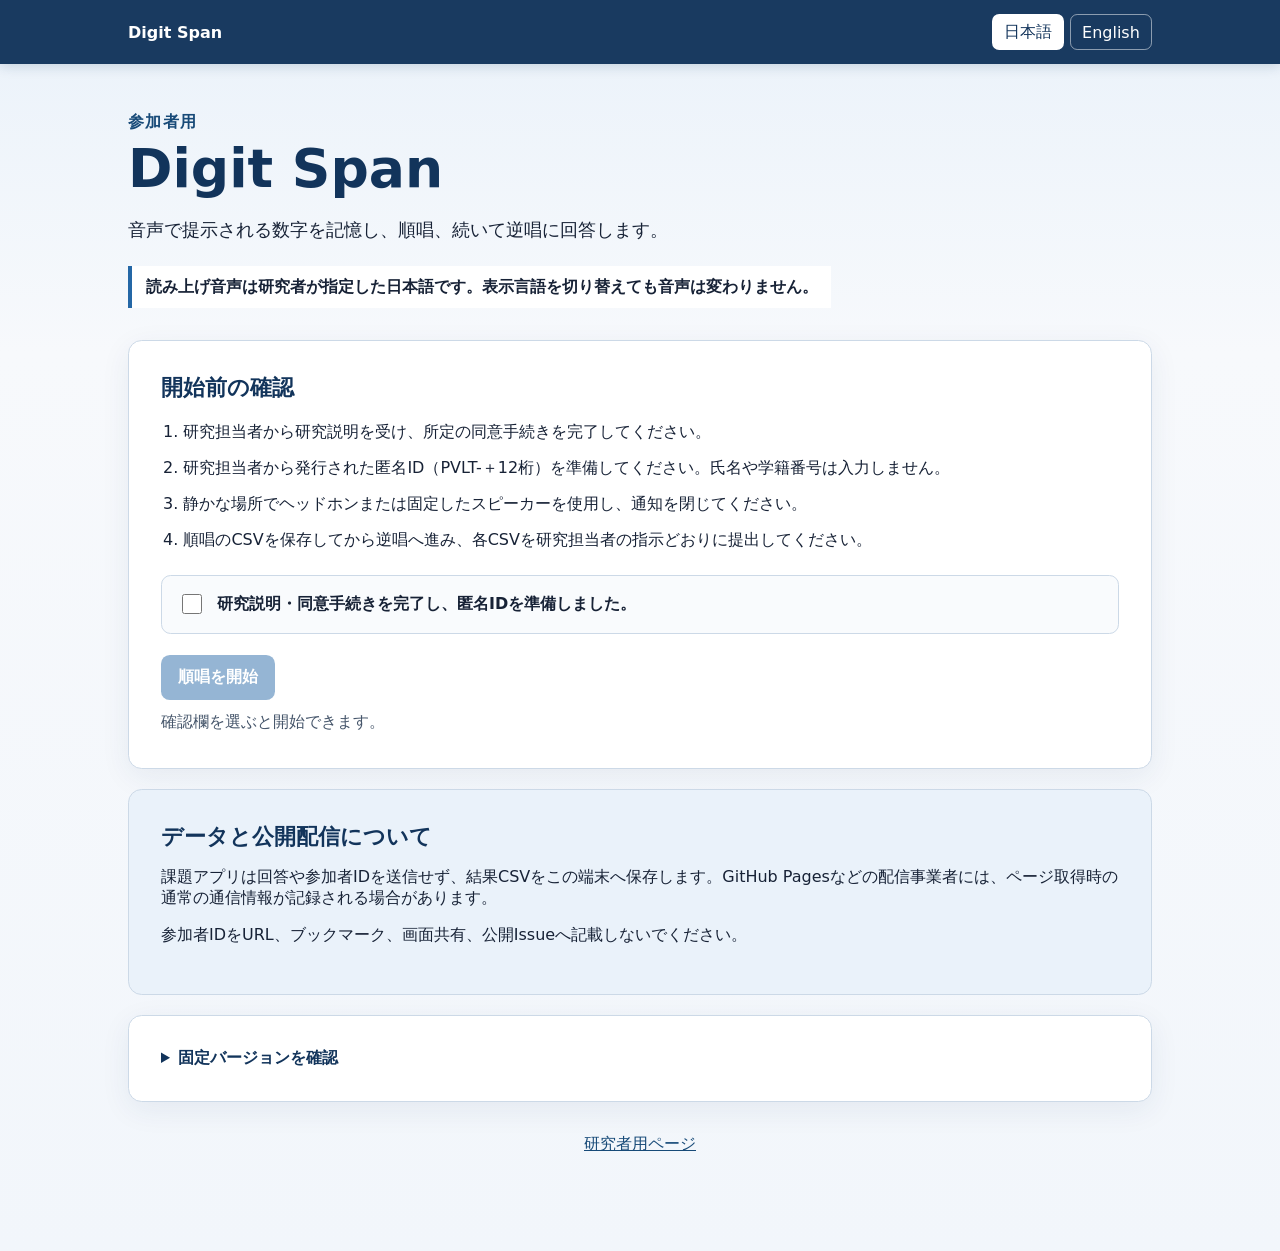
<file: site/index.html>
<!doctype html>
<html lang="ja">
<head>
  <meta charset="utf-8">
  <meta name="viewport" content="width=device-width, initial-scale=1">
  <meta name="color-scheme" content="light">
  <meta name="referrer" content="no-referrer">
  <meta name="robots" content="noindex,nofollow,noarchive">
  <meta http-equiv="Content-Security-Policy" content="default-src 'self'; script-src 'self'; style-src 'self'; media-src 'self'; img-src 'self' data:; connect-src 'none'; object-src 'none'; base-uri 'none'; form-action 'none'; frame-src 'none'; worker-src 'none'">
  <title data-site-i18n="participant.documentTitle">Digit Span 参加者ページ</title>
  <link rel="icon" href="data:image/svg+xml,%3Csvg xmlns='http://www.w3.org/2000/svg' viewBox='0 0 64 64'%3E%3Crect width='64' height='64' rx='14' fill='%230B4A8B'/%3E%3Ctext x='32' y='43' text-anchor='middle' font-size='34' fill='white'%3EDS%3C/text%3E%3C/svg%3E">
  <link rel="stylesheet" href="assets/site.css">
</head>
<body data-site-page="participant">
  <header class="site-toolbar">
    <a class="brand" href="./" data-site-i18n="common.brand">Digit Span</a>
    <div class="language-switcher" role="group" aria-label="Language / 表示言語">
      <button type="button" data-site-language="ja" lang="ja">日本語</button>
      <button type="button" data-site-language="en" lang="en">English</button>
    </div>
  </header>

  <main class="page-shell">
    <section class="hero">
      <p class="eyebrow" data-site-i18n="participant.eyebrow">参加者用</p>
      <h1 data-site-i18n="participant.title">Digit Span</h1>
      <p class="lead" data-site-i18n="participant.lead">音声で提示される数字を記憶し、順唱、続いて逆唱に回答します。</p>
      <p id="selected-spoken-audio" class="callout">読み上げ音声は研究者が指定した言語に固定されています。</p>
    </section>

    <section class="card" aria-labelledby="before-title">
      <h2 id="before-title" data-site-i18n="participant.beforeTitle">開始前の確認</h2>
      <ol class="steps">
        <li data-site-i18n="participant.stepConsent">研究担当者から研究説明を受け、所定の同意手続きを完了してください。</li>
        <li data-site-i18n="participant.stepId">研究担当者から発行された匿名ID（PVLT-＋12桁）を準備してください。氏名や学籍番号は入力しません。</li>
        <li data-site-i18n="participant.stepAudio">静かな場所でヘッドホンまたは固定したスピーカーを使用し、通知を閉じてください。</li>
        <li data-site-i18n="participant.stepOrder">順唱のCSVを保存してから逆唱へ進み、各CSVを研究担当者の指示どおりに提出してください。</li>
      </ol>
      <label class="confirm-row">
        <input id="readiness-confirm" type="checkbox">
        <span data-site-i18n="participant.confirm">研究説明・同意手続きを完了し、匿名IDを準備しました。</span>
      </label>
      <div class="actions">
        <a id="start-forward" class="button primary is-disabled" href="web-forward/" aria-disabled="true" data-site-i18n="participant.start">順唱を開始</a>
      </div>
      <p id="start-help" class="status" role="status" aria-live="polite" data-site-i18n="participant.startHelp">確認欄を選ぶと開始できます。</p>
    </section>

    <section class="card muted-card" aria-labelledby="privacy-title">
      <h2 id="privacy-title" data-site-i18n="participant.privacyTitle">データと公開配信について</h2>
      <p data-site-i18n="participant.privacy">課題アプリは回答や参加者IDを送信せず、結果CSVをこの端末へ保存します。GitHub Pagesなどの配信事業者には、ページ取得時の通常の通信情報が記録される場合があります。</p>
      <p data-site-i18n="participant.noIdUrl">参加者IDをURL、ブックマーク、画面共有、公開Issueへ記載しないでください。</p>
    </section>

    <details class="card protocol-card">
      <summary data-site-i18n="participant.versionSummary">固定バージョンを確認</summary>
      <dl class="version-grid">
        <div><dt>Release</dt><dd data-site-version="release"></dd></div>
        <div><dt>Protocol</dt><dd data-site-version="protocol"></dd></div>
        <div><dt>Forward task</dt><dd data-site-version="forward"></dd></div>
        <div><dt>Backward task</dt><dd data-site-version="backward"></dd></div>
        <div><dt>Audio</dt><dd data-site-version="audio"></dd></div>
        <div><dt>Timing</dt><dd data-site-version="timing"></dd></div>
      </dl>
    </details>

    <p class="researcher-entry"><a href="researcher/" data-site-i18n="participant.researcherLink">研究者用ページ</a></p>
  </main>

  <script src="assets/site.js"></script>
</body>
</html>
</file>
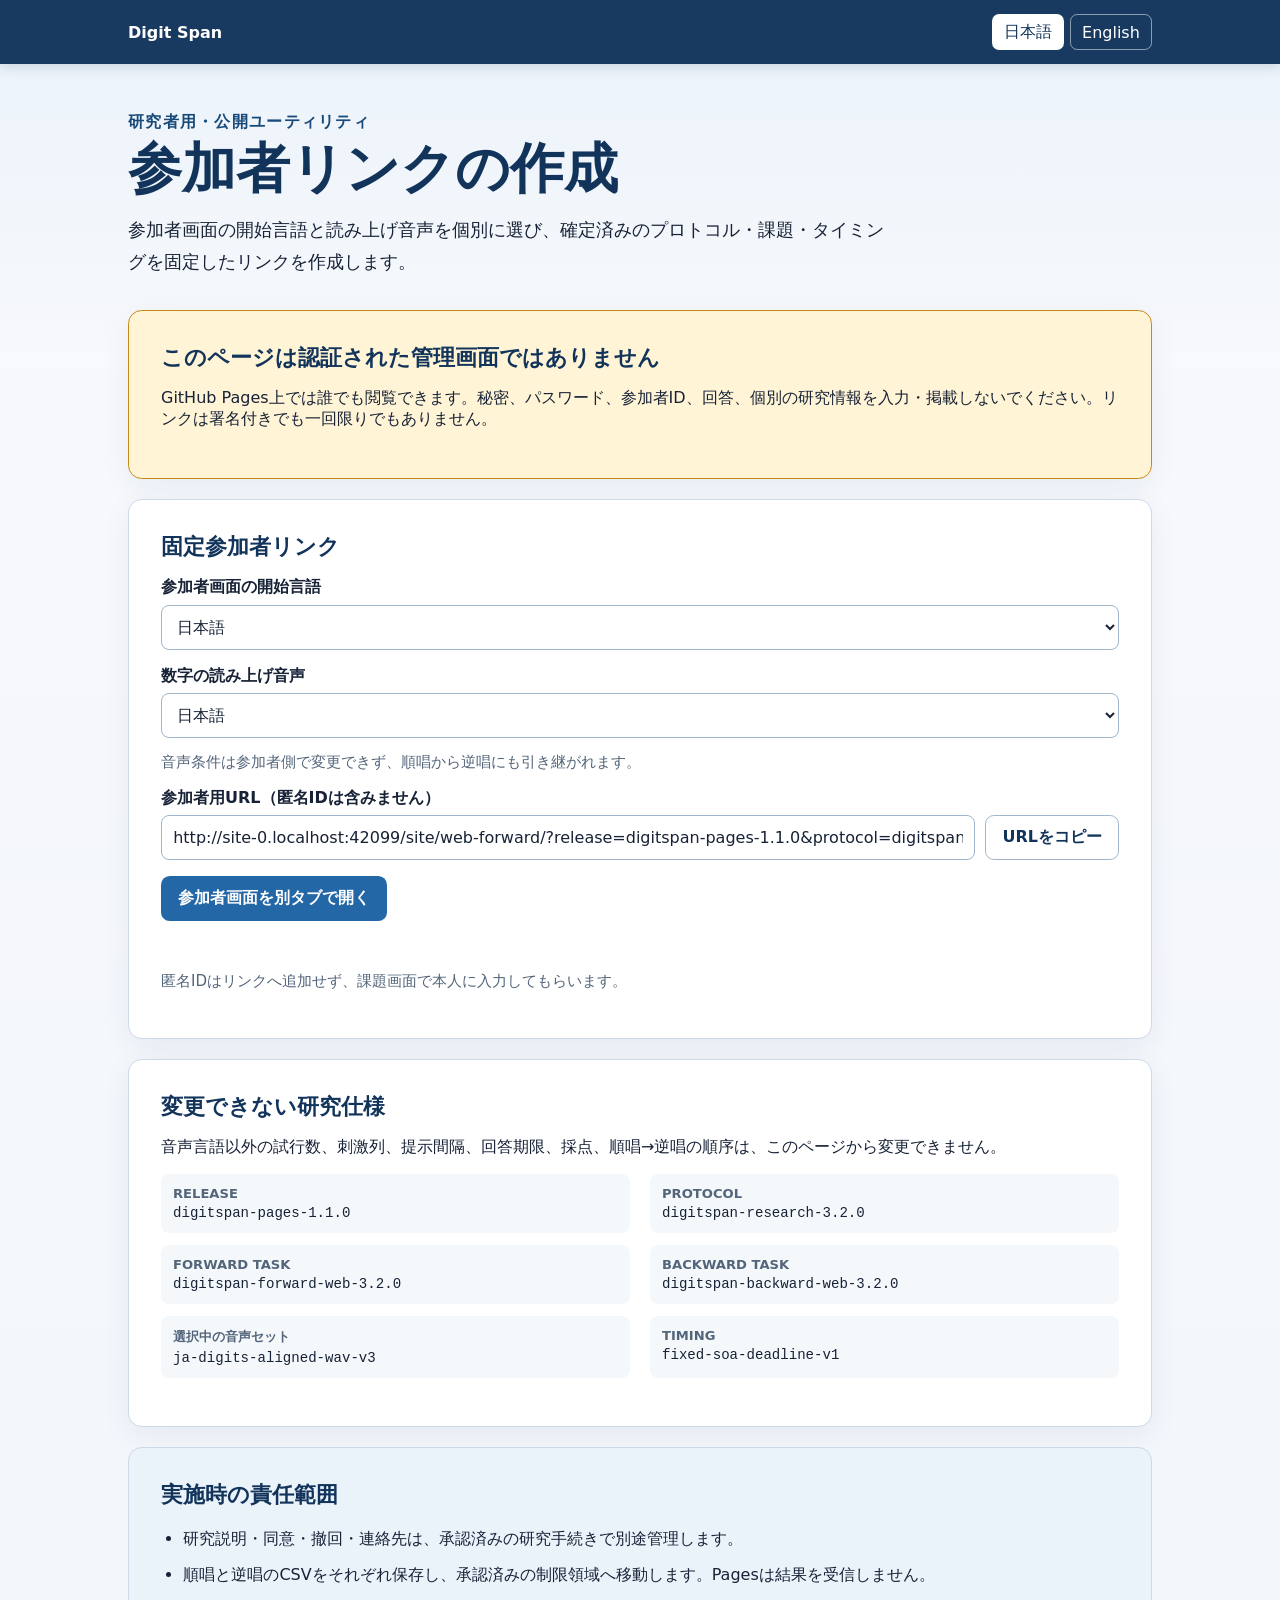
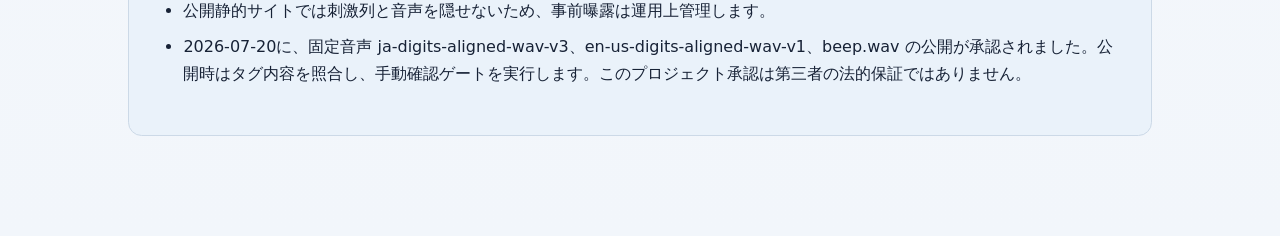
<file: site/researcher/index.html>
<!doctype html>
<html lang="ja">
<head>
  <meta charset="utf-8">
  <meta name="viewport" content="width=device-width, initial-scale=1">
  <meta name="color-scheme" content="light">
  <meta name="referrer" content="no-referrer">
  <meta name="robots" content="noindex,nofollow,noarchive">
  <meta http-equiv="Content-Security-Policy" content="default-src 'self'; script-src 'self'; style-src 'self'; media-src 'self'; img-src 'self' data:; connect-src 'none'; object-src 'none'; base-uri 'none'; form-action 'none'; frame-src 'none'; worker-src 'none'">
  <title data-site-i18n="researcher.documentTitle">Digit Span 研究者用ページ</title>
  <link rel="icon" href="data:image/svg+xml,%3Csvg xmlns='http://www.w3.org/2000/svg' viewBox='0 0 64 64'%3E%3Crect width='64' height='64' rx='14' fill='%230B4A8B'/%3E%3Ctext x='32' y='43' text-anchor='middle' font-size='34' fill='white'%3EDS%3C/text%3E%3C/svg%3E">
  <link rel="stylesheet" href="../assets/site.css">
</head>
<body data-site-page="researcher">
  <header class="site-toolbar">
    <a class="brand" href="../" data-site-i18n="common.brand">Digit Span</a>
    <div class="language-switcher" role="group" aria-label="Language / 表示言語">
      <button type="button" data-site-language="ja" lang="ja">日本語</button>
      <button type="button" data-site-language="en" lang="en">English</button>
    </div>
  </header>

  <main class="page-shell">
    <section class="hero">
      <p class="eyebrow" data-site-i18n="researcher.eyebrow">研究者用・公開ユーティリティ</p>
      <h1 data-site-i18n="researcher.title">参加者リンクの作成</h1>
      <p class="lead" data-site-i18n="researcher.lead">参加者画面の開始言語と読み上げ音声を個別に選び、確定済みのプロトコル・課題・タイミングを固定したリンクを作成します。</p>
    </section>

    <section class="warning-card" role="note" aria-labelledby="public-warning-title">
      <h2 id="public-warning-title" data-site-i18n="researcher.warningTitle">このページは認証された管理画面ではありません</h2>
      <p data-site-i18n="researcher.warning">GitHub Pages上では誰でも閲覧できます。秘密、パスワード、参加者ID、回答、個別の研究情報を入力・掲載しないでください。リンクは署名付きでも一回限りでもありません。</p>
    </section>

    <section class="card" aria-labelledby="link-title">
      <h2 id="link-title" data-site-i18n="researcher.linkTitle">固定参加者リンク</h2>
      <label for="start-language" data-site-i18n="researcher.startLanguage">参加者画面の開始言語</label>
      <select id="start-language">
        <option value="ja">日本語</option>
        <option value="en">English</option>
      </select>
      <label for="spoken-language" data-site-i18n="researcher.spokenLanguage">数字の読み上げ音声</label>
      <select id="spoken-language" aria-describedby="spoken-language-help">
        <option value="ja">日本語</option>
        <option value="en">English (US)</option>
      </select>
      <p id="spoken-language-help" class="small-note" data-site-i18n="researcher.spokenHelp">音声条件は参加者側で変更できず、順唱から逆唱にも引き継がれます。</p>
      <label for="participant-link" data-site-i18n="researcher.linkLabel">参加者用URL（匿名IDは含みません）</label>
      <div class="copy-row">
        <input id="participant-link" type="text" readonly spellcheck="false">
        <button id="copy-link" class="button secondary" type="button" data-site-i18n="researcher.copy">URLをコピー</button>
      </div>
      <div class="actions">
        <a id="open-participant-link" class="button primary" href="../web-forward/" target="_blank" rel="noopener noreferrer" data-site-i18n="researcher.open">参加者画面を別タブで開く</a>
      </div>
      <p id="copy-status" class="status" role="status" aria-live="polite"></p>
      <p class="small-note" data-site-i18n="researcher.idReminder">匿名IDはリンクへ追加せず、課題画面で本人に入力してもらいます。</p>
    </section>

    <section class="card" aria-labelledby="locked-title">
      <h2 id="locked-title" data-site-i18n="researcher.lockedTitle">変更できない研究仕様</h2>
      <p data-site-i18n="researcher.lockedLead">音声言語以外の試行数、刺激列、提示間隔、回答期限、採点、順唱→逆唱の順序は、このページから変更できません。</p>
      <dl class="version-grid">
        <div><dt>Release</dt><dd data-site-version="release"></dd></div>
        <div><dt>Protocol</dt><dd data-site-version="protocol"></dd></div>
        <div><dt>Forward task</dt><dd data-site-version="forward"></dd></div>
        <div><dt>Backward task</dt><dd data-site-version="backward"></dd></div>
        <div><dt data-site-i18n="researcher.audioVersion">選択中の音声セット</dt><dd data-site-version="audio"></dd></div>
        <div><dt>Timing</dt><dd data-site-version="timing"></dd></div>
      </dl>
    </section>

    <section class="card muted-card" aria-labelledby="operations-title">
      <h2 id="operations-title" data-site-i18n="researcher.operationsTitle">実施時の責任範囲</h2>
      <ul>
        <li data-site-i18n="researcher.operationConsent">研究説明・同意・撤回・連絡先は、承認済みの研究手続きで別途管理します。</li>
        <li data-site-i18n="researcher.operationCsv">順唱と逆唱のCSVをそれぞれ保存し、承認済みの制限領域へ移動します。Pagesは結果を受信しません。</li>
        <li data-site-i18n="researcher.operationExposure">公開静的サイトでは刺激列と音声を隠せないため、事前曝露は運用上管理します。</li>
        <li data-site-i18n="researcher.operationAudioRights">2026-07-20に、固定音声 ja-digits-aligned-wav-v3、en-us-digits-aligned-wav-v1、beep.wav の公開が承認されました。公開時はタグ内容を照合し、手動確認ゲートを実行します。このプロジェクト承認は第三者の法的保証ではありません。</li>
      </ul>
    </section>
  </main>

  <script src="../assets/site.js"></script>
</body>
</html>
</file>
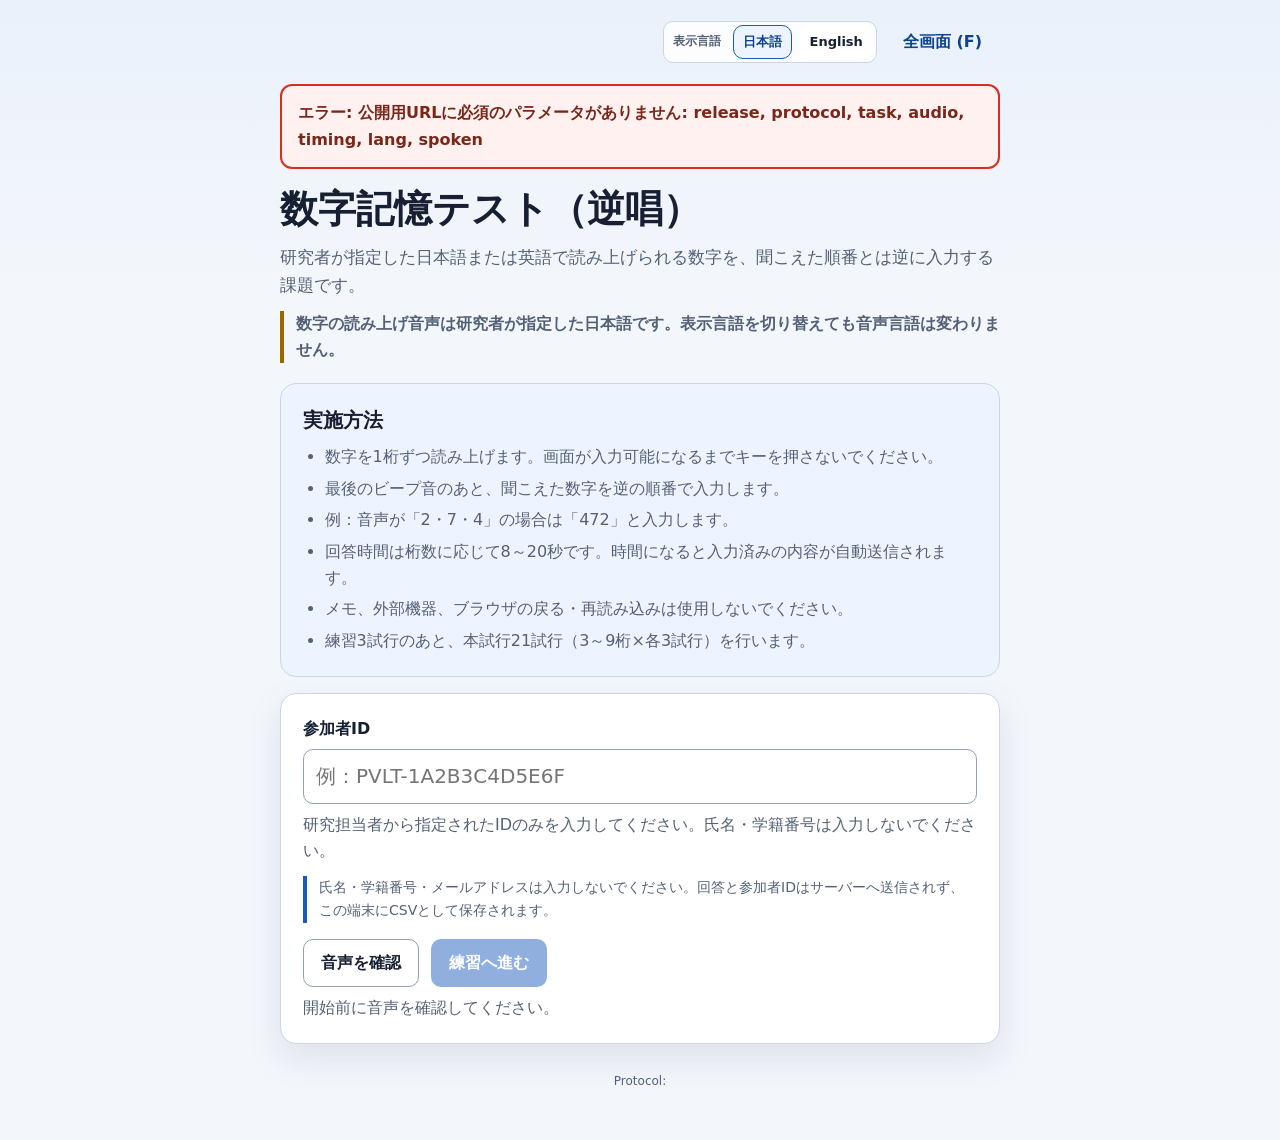
<file: site/web-backward/index.html>
<!doctype html>
<html lang="ja">
<head>
  <meta charset="utf-8">
  <meta name="viewport" content="width=device-width, initial-scale=1">
  <meta name="color-scheme" content="light">
  <meta name="referrer" content="no-referrer">
  <meta name="robots" content="noindex,nofollow,noarchive">
  <meta http-equiv="Content-Security-Policy" content="default-src 'self'; script-src 'self'; style-src 'self'; media-src 'self'; img-src 'self' data:; connect-src 'none'; object-src 'none'; base-uri 'none'; form-action 'none'; frame-src 'none'; worker-src 'none'">
  <title data-i18n="backward.documentTitle">数字記憶テスト（逆唱）</title>
  <link rel="icon" href="data:image/svg+xml,%3Csvg xmlns='http://www.w3.org/2000/svg' viewBox='0 0 64 64'%3E%3Crect width='64' height='64' rx='14' fill='%230B4A8B'/%3E%3Ctext x='32' y='43' text-anchor='middle' font-size='34' fill='white'%3EDS%3C/text%3E%3C/svg%3E">
  <link rel="stylesheet" href="style.css">
</head>
<body>
  <main id="app-shell" class="app-shell">
    <div class="utility-bar">
      <span id="test-mode-badge" class="test-badge" hidden>TEST MODE</span>
      <div class="utility-actions">
        <div id="language-switcher" class="language-switcher" role="group" aria-labelledby="language-label">
          <span id="language-label" data-i18n="language.label">表示言語</span>
          <button id="language-ja" class="language-button" type="button" data-language="ja" lang="ja">日本語</button>
          <button id="language-en" class="language-button" type="button" data-language="en" lang="en">English</button>
        </div>
        <button id="fullscreen-toggle" class="ghost" type="button" data-i18n="common.fullscreenEnter">全画面 (F)</button>
      </div>
    </div>

    <div id="fatal-error" class="fatal-error" role="alert" hidden></div>

    <section id="screen-intro" aria-labelledby="intro-title">
      <header class="screen-header">
        <h1 id="intro-title" data-i18n="backward.title">数字記憶テスト（逆唱）</h1>
        <p class="lead" data-i18n="backward.lead">研究者が指定した日本語または英語で読み上げられる数字を、聞こえた順番とは逆に入力する課題です。</p>
        <p id="spoken-language-note" class="spoken-language-note">数字の読み上げ音声は研究者が指定した言語に固定されています。</p>
      </header>

      <div class="card soft">
        <h2 data-i18n="common.method">実施方法</h2>
        <ul>
          <li data-i18n="backward.instruction1">数字を1桁ずつ読み上げます。画面が入力可能になるまでキーを押さないでください。</li>
          <li data-i18n="backward.instruction2">最後のビープ音のあと、聞こえた数字を逆の順番で入力します。</li>
          <li data-i18n="backward.instruction3">例：音声が「2・7・4」の場合は「472」と入力します。</li>
          <li data-i18n="backward.instruction4">回答時間は桁数に応じて8～20秒です。時間になると入力済みの内容が自動送信されます。</li>
          <li data-i18n="backward.instruction5">メモ、外部機器、ブラウザの戻る・再読み込みは使用しないでください。</li>
          <li data-i18n="backward.instruction6">練習3試行のあと、本試行21試行（3～9桁×各3試行）を行います。</li>
        </ul>
      </div>

      <div class="card">
        <label for="participant-id" data-i18n="common.participantId">参加者ID</label>
        <input id="participant-id" type="text" autocomplete="off" autocapitalize="off" spellcheck="false" placeholder="例：PVLT-1A2B3C4D5E6F" data-i18n-placeholder="common.participantPlaceholder" aria-describedby="participant-id-help">
        <p id="participant-id-help" class="help"></p>
        <p class="privacy-note" data-i18n="common.privacy">氏名・学籍番号・メールアドレスは入力しないでください。回答と参加者IDはサーバーへ送信されず、この端末にCSVとして保存されます。</p>

        <div class="actions">
          <button id="audio-check" class="secondary" type="button" data-i18n="common.audioCheck">音声を確認</button>
          <button id="audio-confirm" class="secondary" type="button" hidden disabled data-i18n="common.audioConfirm">数字とビープが聞こえました</button>
          <button id="intro-start" class="primary" type="button" disabled data-i18n="common.toPractice">練習へ進む</button>
        </div>
        <p id="audio-status" class="status-line" role="status" aria-live="polite">開始前に音声を確認してください。</p>
      </div>
    </section>

    <section id="screen-practice" aria-labelledby="practice-title" hidden aria-hidden="true">
      <header class="screen-header">
        <p class="eyebrow" data-i18n="common.practiceEyebrow">練習</p>
        <h1 id="practice-title" data-i18n="common.practiceTitle">練習</h1>
        <p class="lead" data-i18n="backward.practiceLead">3桁の練習を3試行行います。聞こえた数字を逆順で入力してください。</p>
      </header>
      <div class="card soft">
        <p id="practice-progress" class="progress">練習 0 / 3</p>
        <p id="practice-status" class="status-line" role="status" aria-live="polite">準備ができたら開始してください。</p>
        <div class="actions">
          <button id="practice-start" class="primary" type="button" data-i18n="common.practiceStart">練習を開始</button>
        </div>
      </div>
      <div class="card">
        <label for="practice-input" data-i18n="backward.inputLabel">逆順の回答</label>
        <div class="input-row">
          <input id="practice-input" type="text" autocomplete="off" inputmode="numeric" pattern="[0-9]*" placeholder="逆順で入力" data-i18n-placeholder="backward.inputPlaceholder" disabled>
          <button id="practice-submit" class="primary" type="button" disabled data-i18n="common.submit">送信 (Enter)</button>
        </div>
      </div>
    </section>

    <section id="screen-main" aria-labelledby="main-title" hidden aria-hidden="true">
      <header class="screen-header">
        <p class="eyebrow" data-i18n="common.mainEyebrow">本試行</p>
        <h1 id="main-title" data-i18n="common.mainTitle">本試行</h1>
        <p class="lead" data-i18n="backward.mainLead">3～9桁を各3試行、合計21試行行います。本試行中は正誤を表示しません。</p>
      </header>
      <div class="card soft">
        <p id="main-progress" class="progress">本試行 0 / 21</p>
        <p id="main-status" class="status-line" role="status" aria-live="polite">準備ができたら開始してください。</p>
        <div class="actions">
          <button id="main-start" class="primary" type="button" data-i18n="common.mainStart">本試行を開始</button>
        </div>
      </div>
      <div class="card">
        <label for="main-input" data-i18n="backward.inputLabel">逆順の回答</label>
        <div class="input-row">
          <input id="main-input" type="text" autocomplete="off" inputmode="numeric" pattern="[0-9]*" placeholder="逆順で入力" data-i18n-placeholder="backward.inputPlaceholder" disabled>
          <button id="main-submit" class="primary" type="button" disabled data-i18n="common.submit">送信 (Enter)</button>
        </div>
      </div>
    </section>

    <section id="screen-done" aria-labelledby="done-title" hidden aria-hidden="true">
      <header class="screen-header">
        <p class="eyebrow" data-i18n="common.doneEyebrow">完了</p>
        <h1 id="done-title" data-i18n="common.doneTitle">終了しました</h1>
        <p class="lead" data-i18n="common.doneThanks">ご協力ありがとうございました。</p>
      </header>
      <div class="card soft">
        <p id="completion-summary"></p>
        <div class="actions">
          <button id="download-results" class="primary" type="button" disabled data-i18n="common.download">結果CSVを保存</button>
          <a id="next-mode" class="button-link primary disabled" aria-disabled="true" hidden data-i18n="common.nextBackward">逆唱へ進む</a>
          <button id="restart" class="secondary" type="button" data-i18n="common.restart">別の参加者で開始</button>
        </div>
        <p id="download-status" class="download-status" role="status" aria-live="polite"></p>
        <p id="next-mode-help" class="help" hidden data-i18n="common.nextBackwardHelp">順唱の完了CSVを保存すると、逆唱へのリンクが有効になります。</p>
      </div>
    </section>

    <footer class="footer"><span data-i18n="common.protocol">Protocol:</span> <span id="protocol-version"></span></footer>
  </main>

  <script src="app.js"></script>
  <script src="../web-common/i18n.js"></script>
  <script src="../web-common/experiment.js"></script>
</body>
</html>
</file>
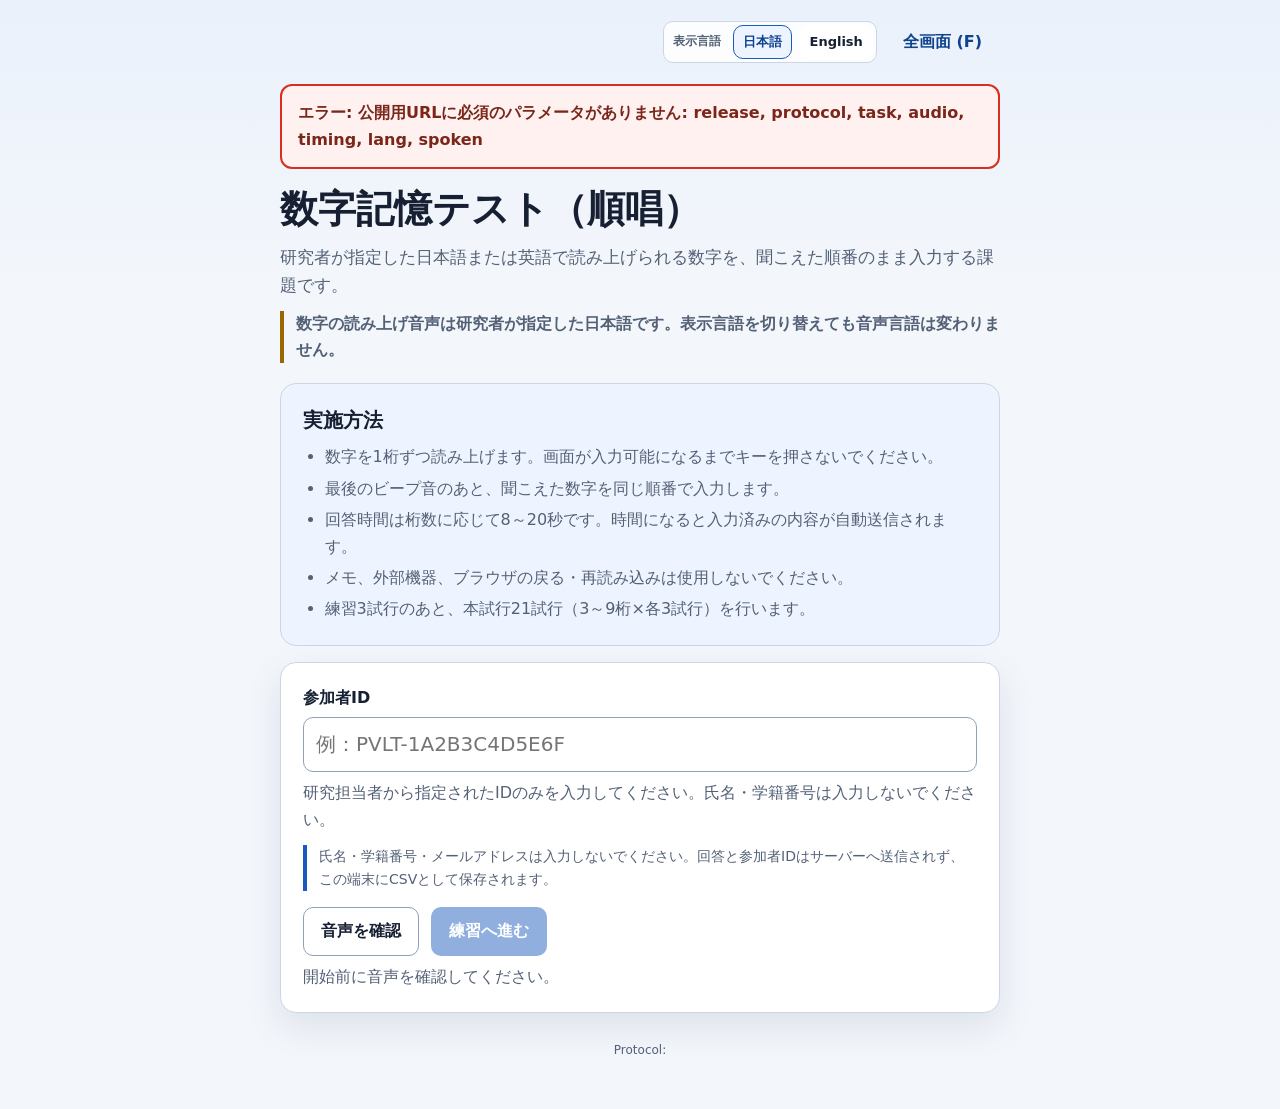
<file: site/web-forward/index.html>
<!doctype html>
<html lang="ja">
<head>
  <meta charset="utf-8">
  <meta name="viewport" content="width=device-width, initial-scale=1">
  <meta name="color-scheme" content="light">
  <meta name="referrer" content="no-referrer">
  <meta name="robots" content="noindex,nofollow,noarchive">
  <meta http-equiv="Content-Security-Policy" content="default-src 'self'; script-src 'self'; style-src 'self'; media-src 'self'; img-src 'self' data:; connect-src 'none'; object-src 'none'; base-uri 'none'; form-action 'none'; frame-src 'none'; worker-src 'none'">
  <title data-i18n="forward.documentTitle">数字記憶テスト（順唱）</title>
  <link rel="icon" href="data:image/svg+xml,%3Csvg xmlns='http://www.w3.org/2000/svg' viewBox='0 0 64 64'%3E%3Crect width='64' height='64' rx='14' fill='%230B4A8B'/%3E%3Ctext x='32' y='43' text-anchor='middle' font-size='34' fill='white'%3EDS%3C/text%3E%3C/svg%3E">
  <link rel="stylesheet" href="style.css">
</head>
<body>
  <main id="app-shell" class="app-shell">
    <div class="utility-bar">
      <span id="test-mode-badge" class="test-badge" hidden>TEST MODE</span>
      <div class="utility-actions">
        <div id="language-switcher" class="language-switcher" role="group" aria-labelledby="language-label">
          <span id="language-label" data-i18n="language.label">表示言語</span>
          <button id="language-ja" class="language-button" type="button" data-language="ja" lang="ja">日本語</button>
          <button id="language-en" class="language-button" type="button" data-language="en" lang="en">English</button>
        </div>
        <button id="fullscreen-toggle" class="ghost" type="button" data-i18n="common.fullscreenEnter">全画面 (F)</button>
      </div>
    </div>

    <div id="fatal-error" class="fatal-error" role="alert" hidden></div>

    <section id="screen-intro" aria-labelledby="intro-title">
      <header class="screen-header">
        <h1 id="intro-title" data-i18n="forward.title">数字記憶テスト（順唱）</h1>
        <p class="lead" data-i18n="forward.lead">研究者が指定した日本語または英語で読み上げられる数字を、聞こえた順番のまま入力する課題です。</p>
        <p id="spoken-language-note" class="spoken-language-note">数字の読み上げ音声は研究者が指定した言語に固定されています。</p>
      </header>

      <div class="card soft">
        <h2 data-i18n="common.method">実施方法</h2>
        <ul>
          <li data-i18n="forward.instruction1">数字を1桁ずつ読み上げます。画面が入力可能になるまでキーを押さないでください。</li>
          <li data-i18n="forward.instruction2">最後のビープ音のあと、聞こえた数字を同じ順番で入力します。</li>
          <li data-i18n="forward.instruction3">回答時間は桁数に応じて8～20秒です。時間になると入力済みの内容が自動送信されます。</li>
          <li data-i18n="forward.instruction4">メモ、外部機器、ブラウザの戻る・再読み込みは使用しないでください。</li>
          <li data-i18n="forward.instruction5">練習3試行のあと、本試行21試行（3～9桁×各3試行）を行います。</li>
        </ul>
      </div>

      <div class="card">
        <label for="participant-id" data-i18n="common.participantId">参加者ID</label>
        <input id="participant-id" type="text" autocomplete="off" autocapitalize="off" spellcheck="false" placeholder="例：PVLT-1A2B3C4D5E6F" data-i18n-placeholder="common.participantPlaceholder" aria-describedby="participant-id-help">
        <p id="participant-id-help" class="help"></p>
        <p class="privacy-note" data-i18n="common.privacy">氏名・学籍番号・メールアドレスは入力しないでください。回答と参加者IDはサーバーへ送信されず、この端末にCSVとして保存されます。</p>

        <div class="actions">
          <button id="audio-check" class="secondary" type="button" data-i18n="common.audioCheck">音声を確認</button>
          <button id="audio-confirm" class="secondary" type="button" hidden disabled data-i18n="common.audioConfirm">数字とビープが聞こえました</button>
          <button id="intro-start" class="primary" type="button" disabled data-i18n="common.toPractice">練習へ進む</button>
        </div>
        <p id="audio-status" class="status-line" role="status" aria-live="polite">開始前に音声を確認してください。</p>
      </div>
    </section>

    <section id="screen-practice" aria-labelledby="practice-title" hidden aria-hidden="true">
      <header class="screen-header">
        <p class="eyebrow" data-i18n="common.practiceEyebrow">練習</p>
        <h1 id="practice-title" data-i18n="common.practiceTitle">練習</h1>
        <p class="lead" data-i18n="forward.practiceLead">3桁の練習を3試行行います。練習では送信後に正答を確認できます。</p>
      </header>
      <div class="card soft">
        <p id="practice-progress" class="progress">練習 0 / 3</p>
        <p id="practice-status" class="status-line" role="status" aria-live="polite">準備ができたら開始してください。</p>
        <div class="actions">
          <button id="practice-start" class="primary" type="button" data-i18n="common.practiceStart">練習を開始</button>
        </div>
      </div>
      <div class="card">
        <label for="practice-input" data-i18n="forward.inputLabel">回答</label>
        <div class="input-row">
          <input id="practice-input" type="text" autocomplete="off" inputmode="numeric" pattern="[0-9]*" placeholder="数字を入力" data-i18n-placeholder="forward.inputPlaceholder" disabled>
          <button id="practice-submit" class="primary" type="button" disabled data-i18n="common.submit">送信 (Enter)</button>
        </div>
      </div>
    </section>

    <section id="screen-main" aria-labelledby="main-title" hidden aria-hidden="true">
      <header class="screen-header">
        <p class="eyebrow" data-i18n="common.mainEyebrow">本試行</p>
        <h1 id="main-title" data-i18n="common.mainTitle">本試行</h1>
        <p class="lead" data-i18n="forward.mainLead">3～9桁を各3試行、合計21試行行います。本試行中は正誤を表示しません。</p>
      </header>
      <div class="card soft">
        <p id="main-progress" class="progress">本試行 0 / 21</p>
        <p id="main-status" class="status-line" role="status" aria-live="polite">準備ができたら開始してください。</p>
        <div class="actions">
          <button id="main-start" class="primary" type="button" data-i18n="common.mainStart">本試行を開始</button>
        </div>
      </div>
      <div class="card">
        <label for="main-input" data-i18n="forward.inputLabel">回答</label>
        <div class="input-row">
          <input id="main-input" type="text" autocomplete="off" inputmode="numeric" pattern="[0-9]*" placeholder="数字を入力" data-i18n-placeholder="forward.inputPlaceholder" disabled>
          <button id="main-submit" class="primary" type="button" disabled data-i18n="common.submit">送信 (Enter)</button>
        </div>
      </div>
    </section>

    <section id="screen-done" aria-labelledby="done-title" hidden aria-hidden="true">
      <header class="screen-header">
        <p class="eyebrow" data-i18n="common.doneEyebrow">完了</p>
        <h1 id="done-title" data-i18n="common.doneTitle">終了しました</h1>
        <p class="lead" data-i18n="common.doneThanks">ご協力ありがとうございました。</p>
      </header>
      <div class="card soft">
        <p id="completion-summary"></p>
        <div class="actions">
          <button id="download-results" class="primary" type="button" disabled data-i18n="common.download">結果CSVを保存</button>
          <a id="next-mode" class="button-link primary disabled" aria-disabled="true" data-i18n="common.nextBackward">逆唱へ進む</a>
          <button id="restart" class="secondary" type="button" data-i18n="common.restart">別の参加者で開始</button>
        </div>
        <p id="download-status" class="download-status" role="status" aria-live="polite"></p>
        <p id="next-mode-help" class="help" data-i18n="common.nextBackwardHelp">順唱の完了CSVを保存すると、逆唱へのリンクが有効になります。</p>
      </div>
    </section>

    <footer class="footer"><span data-i18n="common.protocol">Protocol:</span> <span id="protocol-version"></span></footer>
  </main>

  <script src="app.js"></script>
  <script src="../web-common/i18n.js"></script>
  <script src="../web-common/experiment.js"></script>
</body>
</html>
</file>
<file: site/assets/site.css>
:root {
  color-scheme: light;
  font-family: Inter, ui-sans-serif, system-ui, -apple-system, BlinkMacSystemFont, "Segoe UI", sans-serif;
  color: #172236;
  background: #f2f6fb;
  --navy: #12345b;
  --blue: #2467a6;
  --blue-dark: #174a78;
  --line: #ccd9e7;
  --soft: #eaf2fa;
  --warning: #fff4d6;
  --warning-line: #c78916;
}

* { box-sizing: border-box; }

body {
  margin: 0;
  min-height: 100vh;
  background: linear-gradient(180deg, #eaf2fa 0, #f7f9fc 22rem, #f2f6fb 100%);
}

a { color: var(--blue-dark); }

button, input, select { font: inherit; }

.site-toolbar {
  position: sticky;
  top: 0;
  z-index: 10;
  display: flex;
  align-items: center;
  justify-content: space-between;
  gap: 1rem;
  min-height: 4rem;
  padding: .65rem max(1rem, calc((100% - 64rem) / 2));
  color: white;
  background: rgba(18, 52, 91, .97);
  box-shadow: 0 2px 12px rgba(18, 52, 91, .18);
}

.brand { color: white; font-weight: 750; text-decoration: none; }

.language-switcher { display: flex; gap: .35rem; }

.language-switcher button {
  min-height: 2.25rem;
  padding: .35rem .7rem;
  color: white;
  border: 1px solid rgba(255,255,255,.5);
  border-radius: .45rem;
  background: transparent;
  cursor: pointer;
}

.language-switcher button[aria-pressed="true"] {
  color: var(--navy);
  background: white;
}

.page-shell {
  width: min(64rem, calc(100% - 2rem));
  margin: 0 auto;
  padding: 3rem 0 5rem;
}

.hero { max-width: 51rem; margin-bottom: 2rem; }
.eyebrow { margin: 0 0 .45rem; color: var(--blue-dark); font-weight: 800; letter-spacing: .08em; text-transform: uppercase; }
h1 { margin: 0; color: var(--navy); font-size: clamp(2rem, 5vw, 3.35rem); line-height: 1.08; }
h2 { margin: 0 0 1rem; color: var(--navy); font-size: 1.35rem; }
.lead { max-width: 48rem; margin: 1rem 0; font-size: 1.15rem; line-height: 1.75; }
.callout { display: inline-block; margin: .25rem 0 0; padding: .65rem .85rem; border-left: .3rem solid var(--blue); background: white; font-weight: 700; }

.card, .warning-card {
  margin: 1.25rem 0;
  padding: clamp(1.2rem, 3vw, 2rem);
  border: 1px solid var(--line);
  border-radius: .85rem;
  background: white;
  box-shadow: 0 8px 30px rgba(25, 60, 96, .07);
}

.muted-card { background: var(--soft); box-shadow: none; }
.warning-card { border-color: var(--warning-line); background: var(--warning); }
.steps, .card ul { padding-left: 1.4rem; line-height: 1.7; }
.steps li + li, .card li + li { margin-top: .55rem; }

.confirm-row {
  display: flex;
  align-items: flex-start;
  gap: .75rem;
  margin: 1.35rem 0;
  padding: 1rem;
  border: 1px solid var(--line);
  border-radius: .6rem;
  background: #f9fbfd;
  font-weight: 650;
  line-height: 1.55;
}

.confirm-row input { width: 1.25rem; height: 1.25rem; margin-top: .12rem; flex: 0 0 auto; }
.actions { display: flex; flex-wrap: wrap; gap: .75rem; margin-top: 1rem; }

.button {
  display: inline-flex;
  align-items: center;
  justify-content: center;
  min-height: 2.8rem;
  padding: .65rem 1rem;
  border: 1px solid transparent;
  border-radius: .55rem;
  text-decoration: none;
  font-weight: 750;
  cursor: pointer;
}

.button.primary { color: white; background: var(--blue); }
.button.primary:hover { background: var(--blue-dark); }
.button.secondary { color: var(--navy); border-color: #9fb6cd; background: white; }
.button.is-disabled { opacity: .48; cursor: not-allowed; }
.status { min-height: 1.5rem; margin: .75rem 0 0; color: #46566b; }
.status[data-state="ok"] { color: #12623c; }
.status[data-state="error"] { color: #9a2e24; }

label:not(.confirm-row) { display: block; margin: 1rem 0 .4rem; font-weight: 750; }
select, .copy-row input {
  width: 100%;
  min-height: 2.8rem;
  padding: .55rem .7rem;
  border: 1px solid #9fb6cd;
  border-radius: .5rem;
  background: white;
  color: #172236;
}

.copy-row { display: grid; grid-template-columns: minmax(0, 1fr) auto; gap: .65rem; }
.copy-row .button { white-space: nowrap; }
.small-note { color: #53657a; font-size: .94rem; }
.version-grid { display: grid; grid-template-columns: repeat(2, minmax(0, 1fr)); gap: .75rem 1.25rem; }
.version-grid div { min-width: 0; padding: .75rem; border-radius: .5rem; background: #f5f8fb; }
.version-grid dt { color: #52657b; font-size: .82rem; font-weight: 750; text-transform: uppercase; }
.version-grid dd { margin: .25rem 0 0; overflow-wrap: anywhere; font-family: ui-monospace, SFMono-Regular, Menlo, Consolas, monospace; font-size: .88rem; }
.protocol-card summary { cursor: pointer; color: var(--navy); font-weight: 750; }
.protocol-card[open] summary { margin-bottom: 1rem; }
.researcher-entry { margin-top: 2rem; text-align: center; }

@media (max-width: 42rem) {
  .site-toolbar { align-items: flex-start; flex-direction: column; }
  .page-shell { width: min(100% - 1.25rem, 64rem); padding-top: 2rem; }
  .copy-row { grid-template-columns: 1fr; }
  .version-grid { grid-template-columns: 1fr; }
  .language-switcher { width: 100%; }
  .language-switcher button { flex: 1; }
  .button { width: 100%; }
}
</file>
<file: site/web-backward/style.css>
@import url("../web-common/experiment.css");
</file>
<file: site/web-forward/style.css>
@import url("../web-common/experiment.css");
</file>
